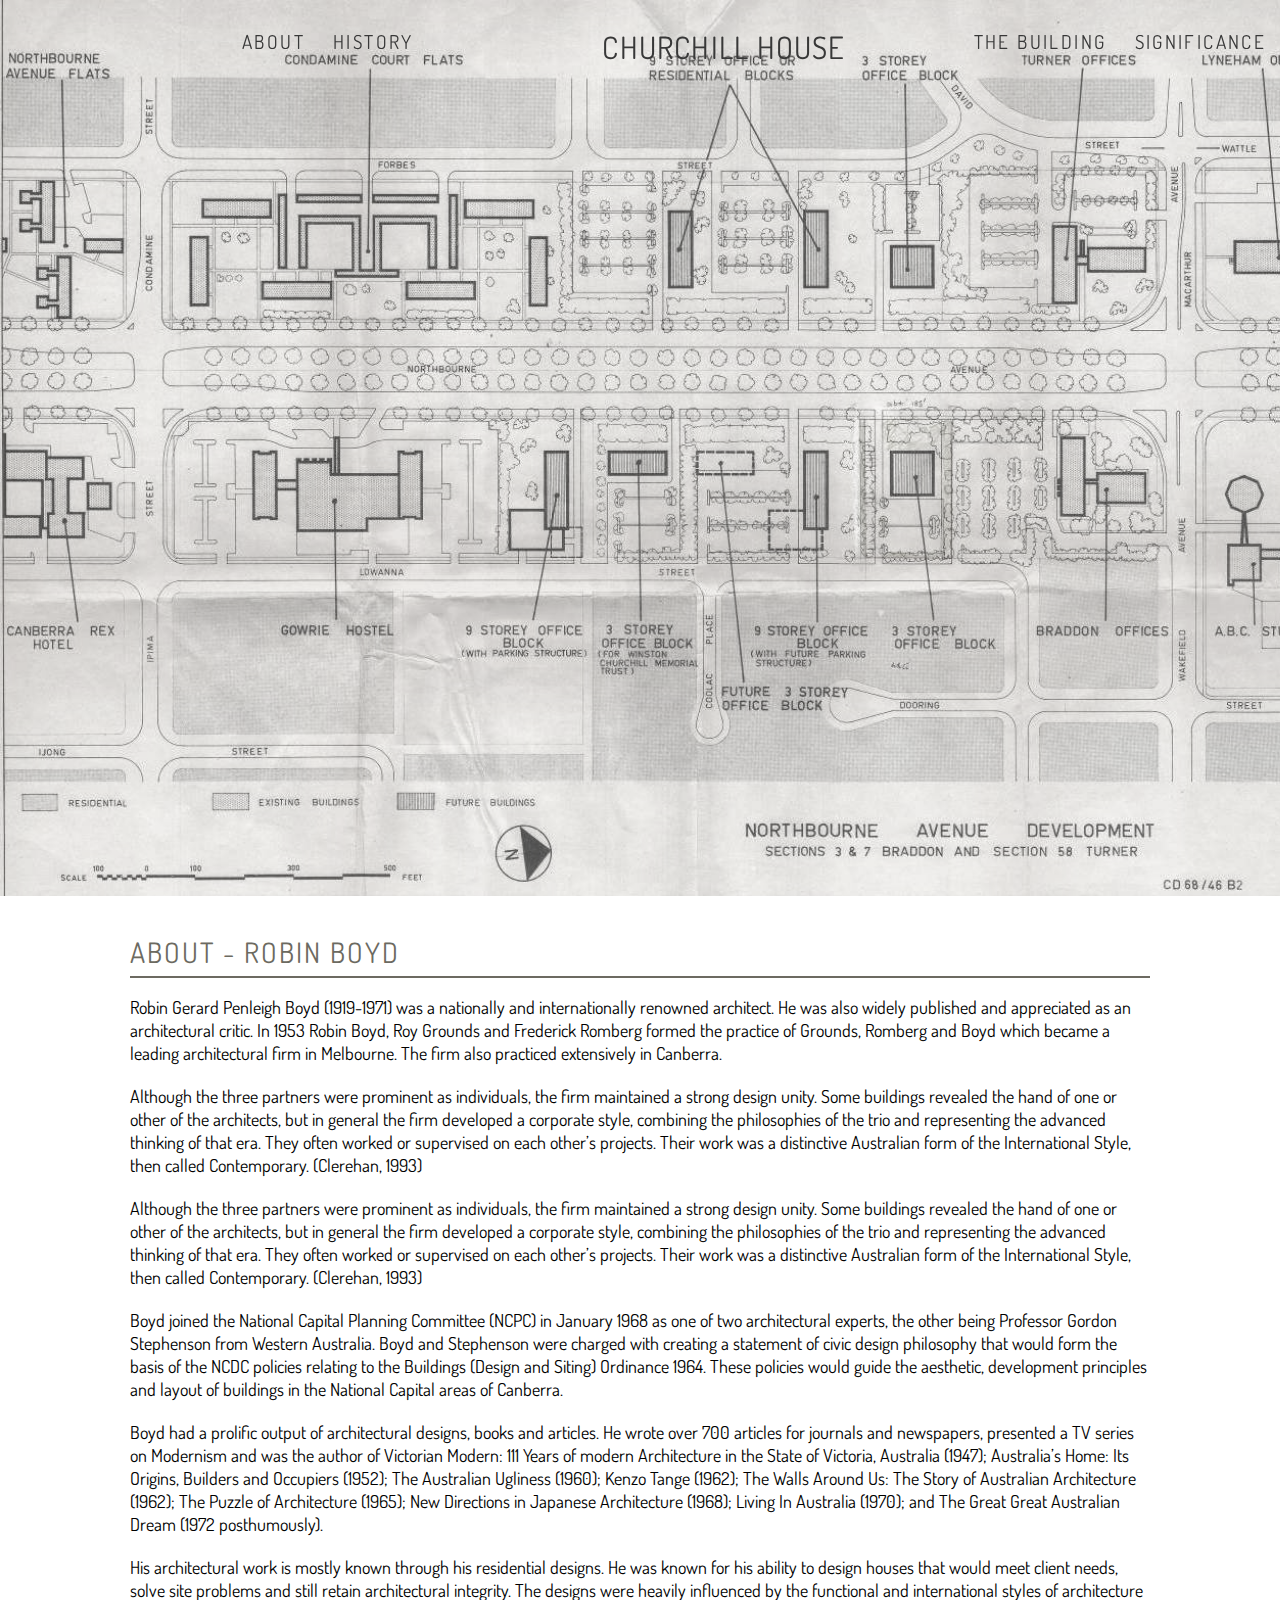
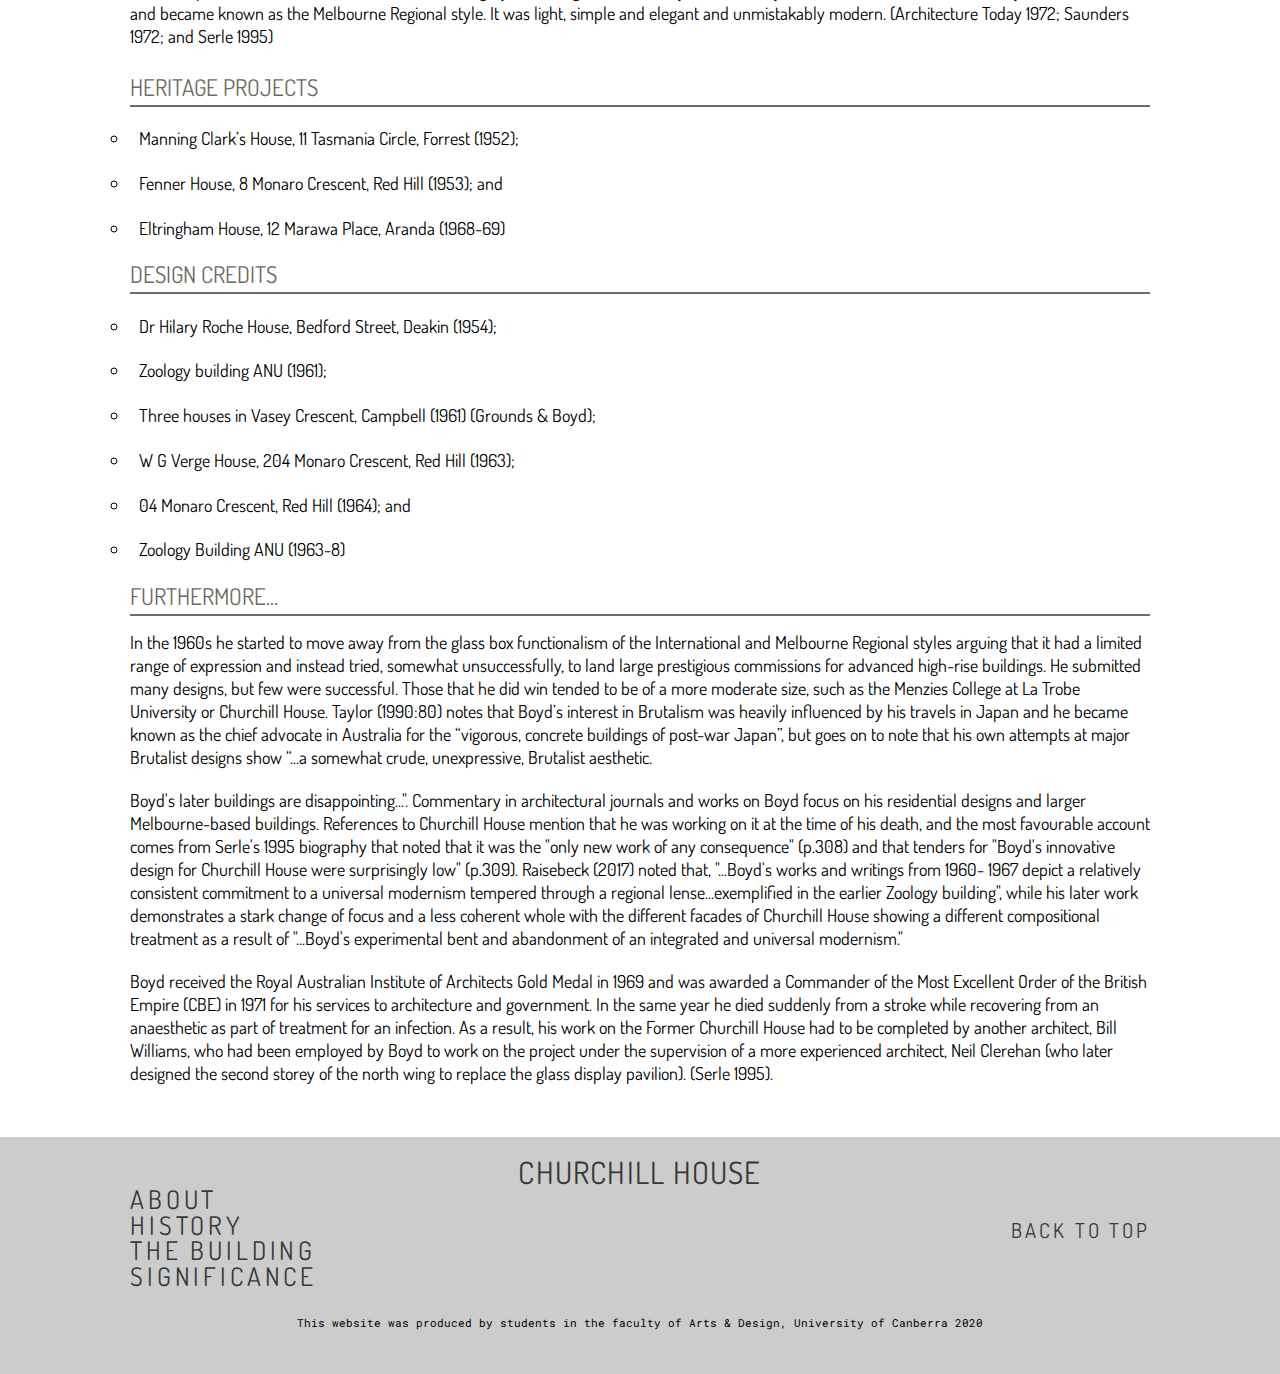
<file: about.html>
<!DOCTYPE html>

<html lang="en">

<head>
    <meta charset="utf-8">
    <title>Churchill House</title>
    <meta name="viewport" content="width=device-width, initial-scale=1.0">
    <link href="assets/css/reset.css" rel="stylesheet">
    <link href="assets/css/styles.css" rel="stylesheet">
</head>



<body>

    <header class="about">
        <div class="wrapper">
            <div class="wrapper nav-wrapper">

                <nav>
                    <div class="col">
                        <ul>
                            <li><a href="about.html">ABOUT</a></li>
                            <li><a href="history.html">HISTORY</a></li>
                        </ul>
                    </div>
                    <div class="col">
                        <h1><a href="index.html">CHURCHILL HOUSE</a></h1>
                    </div>
                    <div class="col">
                        <ul>
                            <li><a href="thebuilding.html">THE BUILDING</a></li>
                            <li><a href="significance.html">SIGNIFICANCE</a></li>
                        </ul>
                    </div>
                </nav>
            </div>
        </div>
    </header>




    <main>
        <div class="wrapper">
            <h2>About - Robin Boyd</h2>

            <p>Robin Gerard Penleigh Boyd (1919-1971) was a nationally and internationally renowned architect. He was also widely published and appreciated as an architectural critic. In 1953 Robin Boyd, Roy Grounds and Frederick Romberg formed the practice of Grounds, Romberg and Boyd which became a leading architectural firm in Melbourne. The firm also practiced extensively in Canberra.</p>

            <p>Although the three partners were prominent as individuals, the firm maintained a strong design unity. Some buildings revealed the hand of one or other of the architects, but in general the firm developed a corporate style, combining the philosophies of the trio and representing the advanced thinking of that era. They often worked or supervised on each other’s projects. Their work was a distinctive Australian form of the International Style, then called Contemporary. (Clerehan, 1993)</p>

            <p>Although the three partners were prominent as individuals, the firm maintained a strong design unity. Some buildings revealed the hand of one or other of the architects, but in general the firm developed a corporate style, combining the philosophies of the trio and representing the advanced thinking of that era. They often worked or supervised on each other’s projects. Their work was a distinctive Australian form of the International Style, then called Contemporary. (Clerehan, 1993)</p>

            <p>Boyd joined the National Capital Planning Committee (NCPC) in January 1968 as one of two architectural experts, the other being Professor Gordon Stephenson from Western Australia. Boyd and Stephenson were charged with creating a statement of civic design philosophy that would form the basis of the NCDC policies relating to the Buildings (Design and Siting) Ordinance 1964. These policies would guide the aesthetic, development principles and layout of buildings in the National Capital areas of Canberra.</p>

            <p>Boyd had a prolific output of architectural designs, books and articles. He wrote over 700 articles for journals and newspapers, presented a TV series on Modernism and was the author of Victorian Modern: 111 Years of modern Architecture in the State of Victoria, Australia (1947); Australia’s Home: Its Origins, Builders and Occupiers (1952); The Australian Ugliness (1960); Kenzo Tange (1962); The Walls Around Us: The Story of Australian Architecture (1962); The Puzzle of Architecture (1965); New Directions in Japanese Architecture (1968); Living In Australia (1970); and The Great Great Australian Dream (1972 posthumously).</p>

            <p>His architectural work is mostly known through his residential designs. He was known for his ability to design houses that would meet client needs, solve site problems and still retain architectural integrity. The designs were heavily influenced by the functional and international styles of architecture and became known as the Melbourne Regional style. It was light, simple and elegant and unmistakably modern. (Architecture Today 1972; Saunders 1972; and Serle 1995)</p>

            <h3>Heritage Projects</h3>

            <ul>
                <li>Manning Clark’s House, 11 Tasmania Circle, Forrest (1952);</li>
                <li>Fenner House, 8 Monaro Crescent, Red Hill (1953); and</li>
                <li>Eltringham House, 12 Marawa Place, Aranda (1968-69)</li>
            </ul>


            <h3>Design Credits</h3>

            <ul>
                <li>Dr Hilary Roche House, Bedford Street, Deakin (1954);</li>
                <li>Zoology building ANU (1961);</li>
                <li>Three houses in Vasey Crescent, Campbell (1961) (Grounds & Boyd);</li>
                <li>W G Verge House, 204 Monaro Crescent, Red Hill (1963);</li>
                <li>04 Monaro Crescent, Red Hill (1964); and</li>
                <li>Zoology Building ANU (1963-8)</li>
            </ul>

            <h3>Furthermore...</h3>

            <p>In the 1960s he started to move away from the glass box functionalism of the International and Melbourne Regional styles arguing that it had a limited range of expression and instead tried, somewhat unsuccessfully, to land large prestigious commissions for advanced high-rise buildings. He submitted many designs, but few were successful. Those that he did win tended to be of a more moderate size, such as the Menzies College at La Trobe University or Churchill House. Taylor (1990:80) notes that Boyd’s interest in Brutalism was heavily influenced by his travels in Japan and he became known as the chief advocate in Australia for the “vigorous, concrete buildings of post-war Japan”, but goes on to note that his own attempts at major Brutalist designs show “...a somewhat crude, unexpressive, Brutalist aesthetic.</p>

            <p>Boyd's later buildings are disappointing...". Commentary in architectural journals and works on Boyd focus on his residential designs and larger Melbourne-based buildings. References to Churchill House mention that he was working on it at the time of his death, and the most favourable account comes from Serle's 1995 biography that noted that it was the "only new work of any consequence" (p.308) and that tenders for "Boyd's innovative design for Churchill House were surprisingly low" (p.309). Raisebeck (2017) noted that, "...Boyd's works and writings from 1960- 1967 depict a relatively consistent commitment to a universal modernism tempered through a regional lense...exemplified in the earlier Zoology building", while his later work demonstrates a stark change of focus and a less coherent whole with the different facades of Churchill House showing a different compositional treatment as a result of "...Boyd's experimental bent and abandonment of an integrated and universal modernism."</p>

            <p>Boyd received the Royal Australian Institute of Architects Gold Medal in 1969 and was awarded a Commander of the Most Excellent Order of the British Empire (CBE) in 1971 for his services to architecture and government. In the same year he died suddenly from a stroke while recovering from an anaesthetic as part of treatment for an infection. As a result, his work on the Former Churchill House had to be completed by another architect, Bill Williams, who had been employed by Boyd to work on the project under the supervision of a more experienced architect, Neil Clerehan (who later designed the second storey of the north wing to replace the glass display pavilion). (Serle 1995).</p>
        </div>
    </main>

    <footer>
        <div class="wrapper">
            <h1><a href="index.html">CHURCHILL HOUSE</a></h1>
            <div class="backtotop">
                <ul>
                    <li><a href="about.html">BACK TO TOP</a></li>
                </ul>
            </div>
            <div class="col-left">
                <ul>
                    <li><a href="about.html">ABOUT</a></li>
                    <li><a href="history.html">HISTORY</a></li>
                    <li><a href="thebuilding.html">THE BUILDING</a></li>
                    <li><a href="significance.html">SIGNIFICANCE</a></li>
                </ul>
            </div>

            <div class="copyright">
                <em>This website was produced by students in the faculty of Arts &amp; Design, University of Canberra 2020</em>
            </div>
        </div>
    </footer>
</body>

</html>
</file>
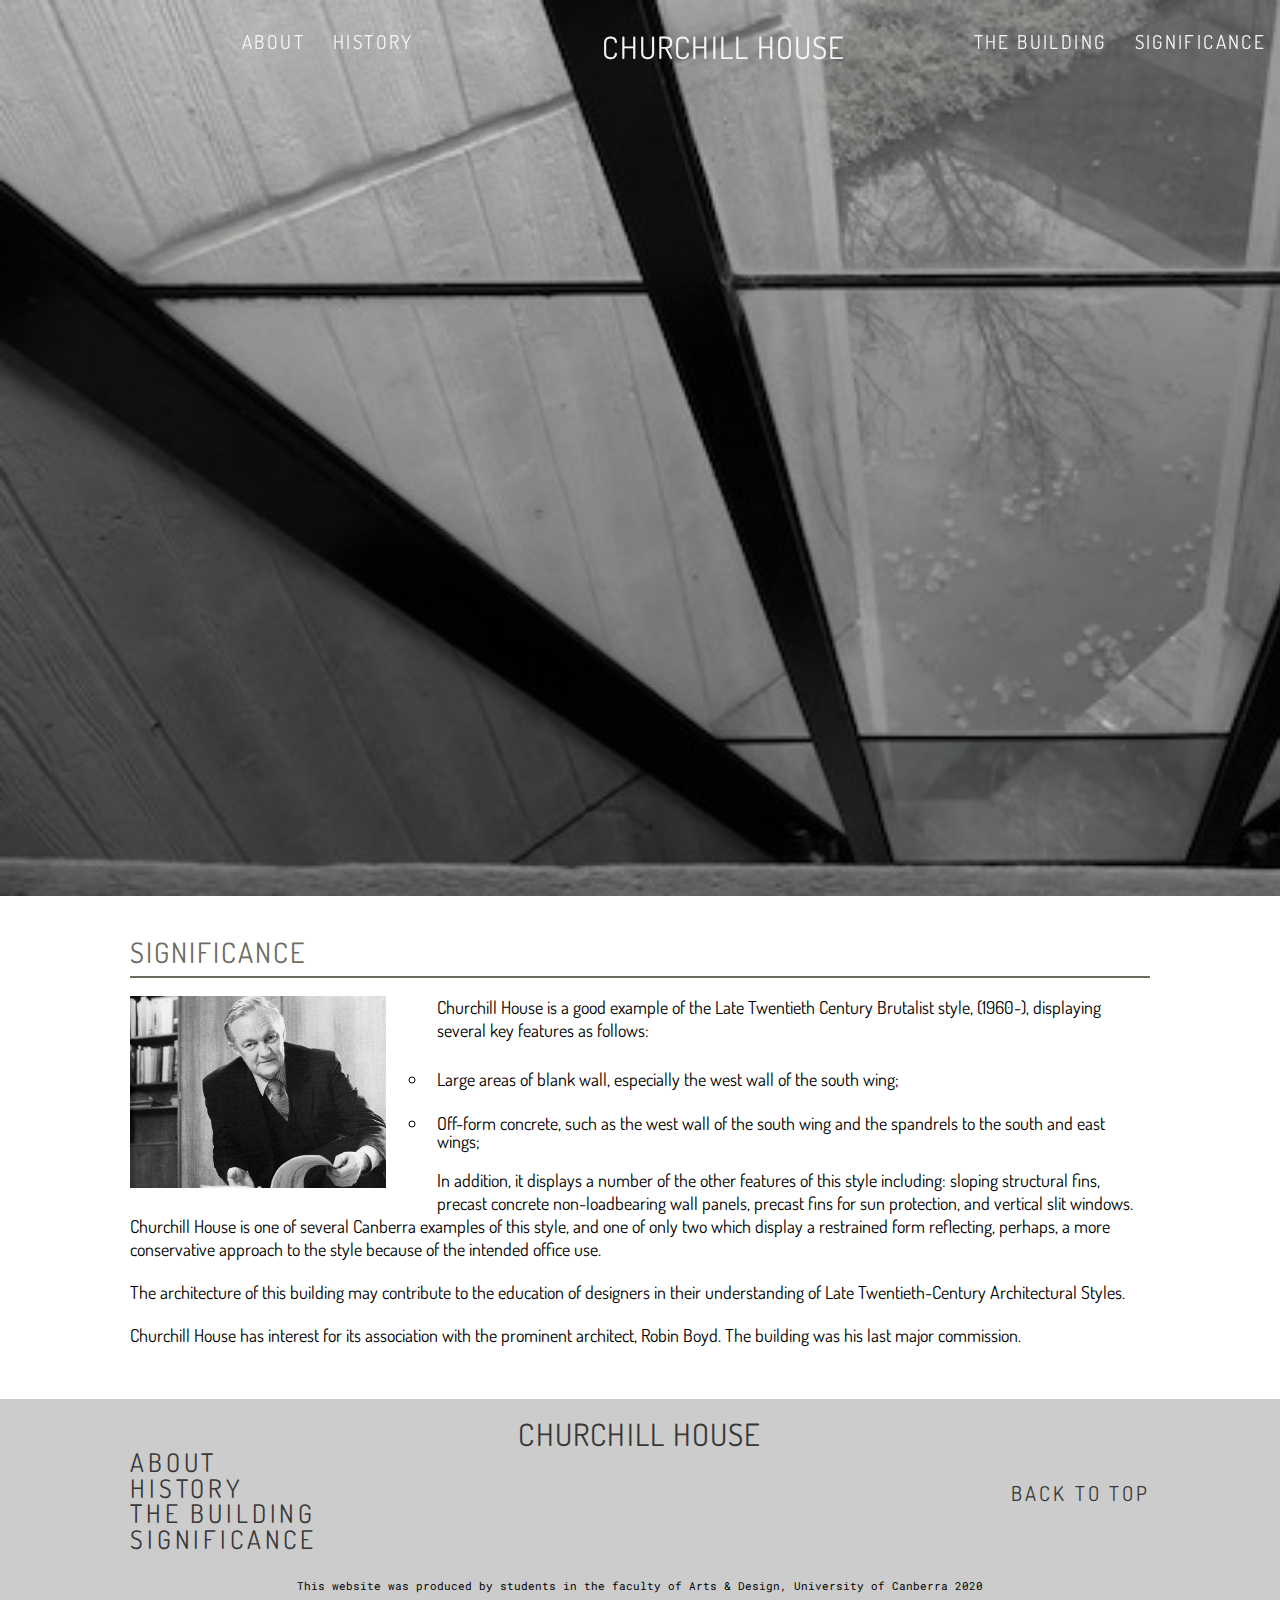
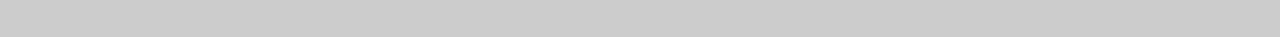
<file: significance.html>
<!DOCTYPE html>

<html lang="en">

<head>
    <title>Churchill House</title>
    <meta charset="utf-8">
    <meta name="viewport" content="width=device-width, initial-scale=1.0">
    <link href="assets/css/reset.css" rel="stylesheet">
    <link href="assets/css/styles.css" rel="stylesheet">
</head>

<body>


    <header class="significance">
        <div class="wrapper">
            <div class="wrapper nav-wrapper">
                <nav>
                    <div class="col">
                        <ul>
                            <li><a href="about.html">ABOUT</a></li>
                            <li><a href="history.html">HISTORY</a></li>
                        </ul>
                    </div>
                    <div class="col">
                        <h1><a href="index.html">CHURCHILL HOUSE</a></h1>
                    </div>
                    <div class="col">
                        <ul>
                            <li><a href="thebuilding.html">THE BUILDING</a></li>
                            <li><a href="significance.html">SIGNIFICANCE</a></li>
                        </ul>
                    </div>
                </nav>
            </div>
        </div>
    </header>

    <main>
        <div class="wrapper">
            <h2>Significance</h2>
            <img class="left-image" src="assets/images/extra2-robin%20boyd%20portrait-copyright-Mark-Strizic.jpg" alt="Robin Boyd">
            <p>Churchill House is a good example of the Late Twentieth Century Brutalist style, (1960-), displaying several key features as follows:</p>

            <ul>
                <li>Large areas of blank wall, especially the west wall of the south wing;</li>
                <li>Off-form concrete, such as the west wall of the south wing and the spandrels to the south and east wings;</li>
            </ul>

            <p>In addition, it displays a number of the other features of this style including: sloping structural fins, precast concrete non-loadbearing wall panels, precast fins for sun protection, and vertical slit windows. Churchill House is one of several Canberra examples of this style, and one of only two which display a restrained form reflecting, perhaps, a more conservative approach to the style because of the intended office use.</p>

            <p>The architecture of this building may contribute to the education of designers in their understanding of Late Twentieth-Century Architectural Styles.</p>

            <p>Churchill House has interest for its association with the prominent architect, Robin Boyd. The building was his last major commission.</p>
        </div>
    </main>

    <footer>
        <div class="wrapper">
            <h1><a href="index.html">CHURCHILL HOUSE</a></h1>
            <div class="backtotop">
                <ul>
                    <li><a href="significance.html">BACK TO TOP</a></li>
                </ul>
            </div>
            <div class="col-left">
                <ul>
                    <li><a href="about.html">ABOUT</a></li>
                    <li><a href="history.html">HISTORY</a></li>
                    <li><a href="thebuilding.html">THE BUILDING</a></li>
                    <li><a href="significance.html">SIGNIFICANCE</a></li>
                </ul>
            </div>

            <div class="copyright">
                <em>This website was produced by students in the faculty of Arts &amp; Design, University of Canberra 2020</em>
            </div>
        </div>
    </footer>
</body>

</html>
</file>
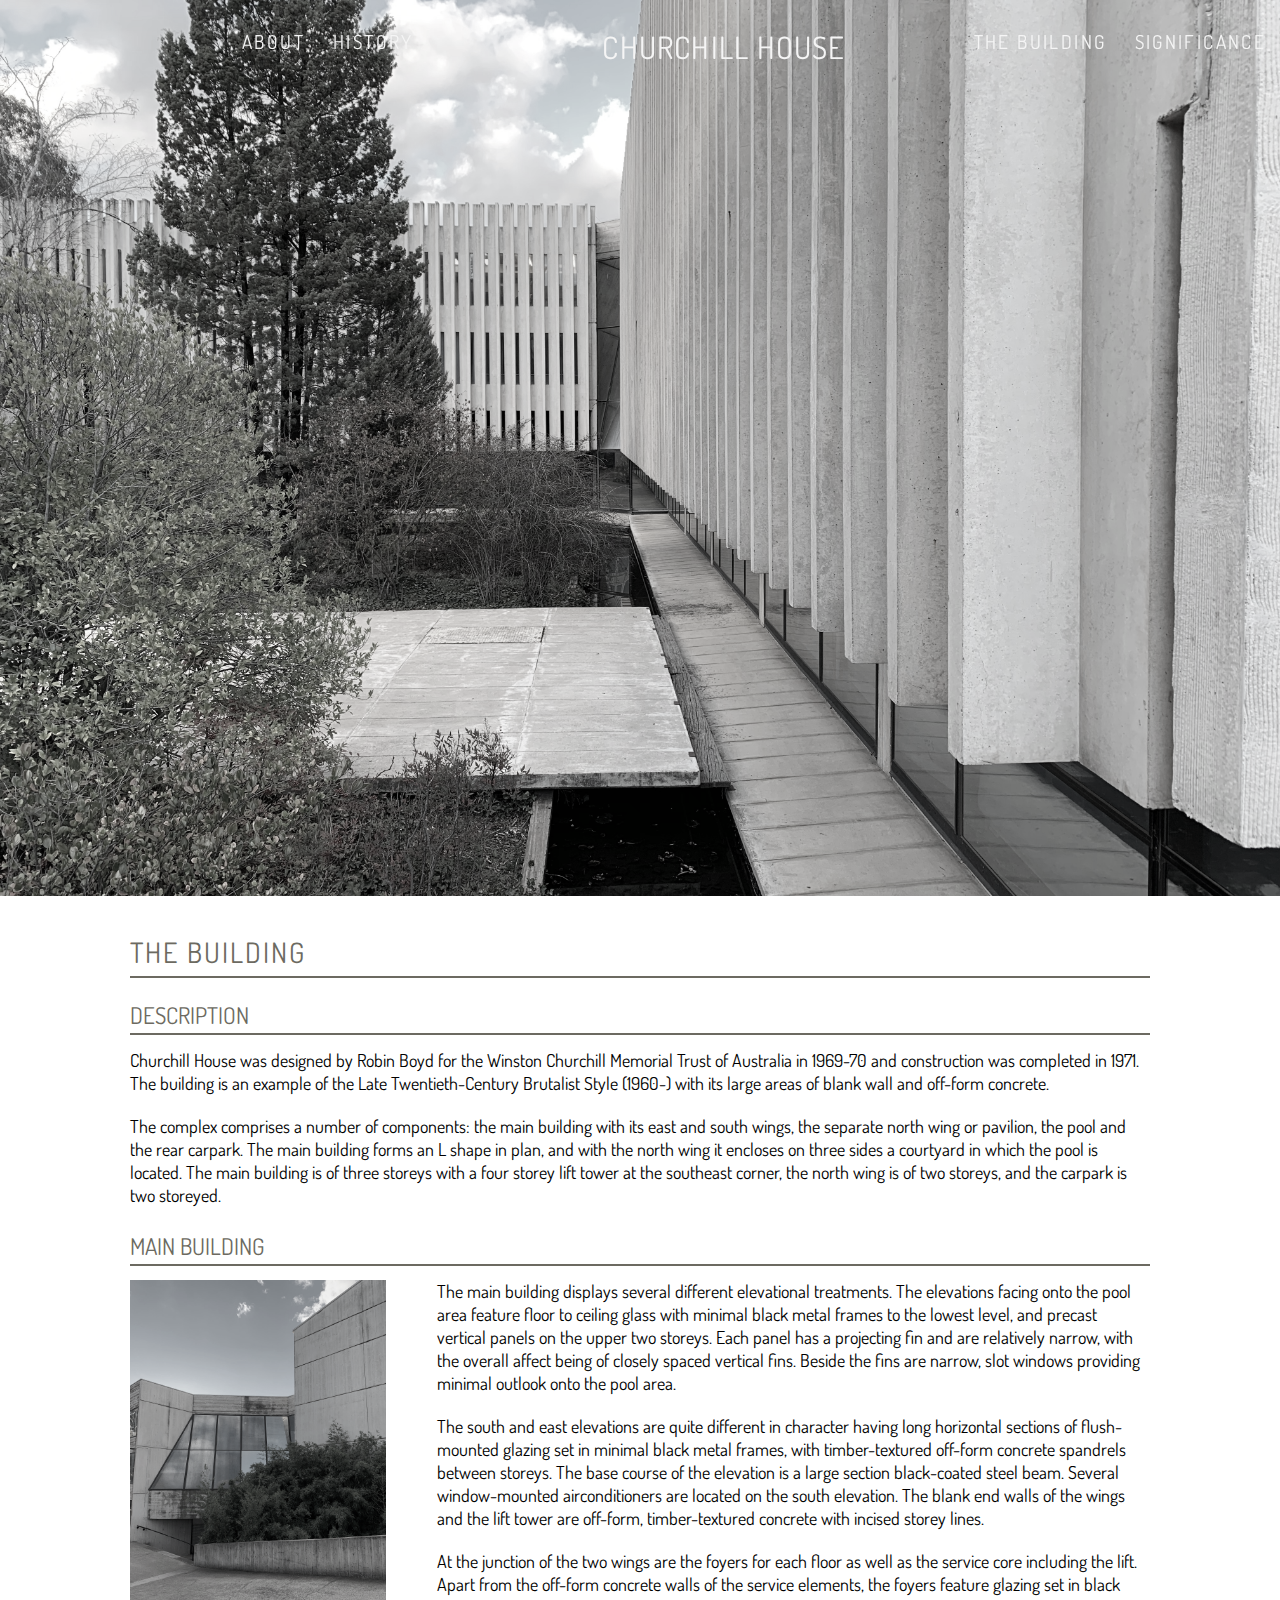
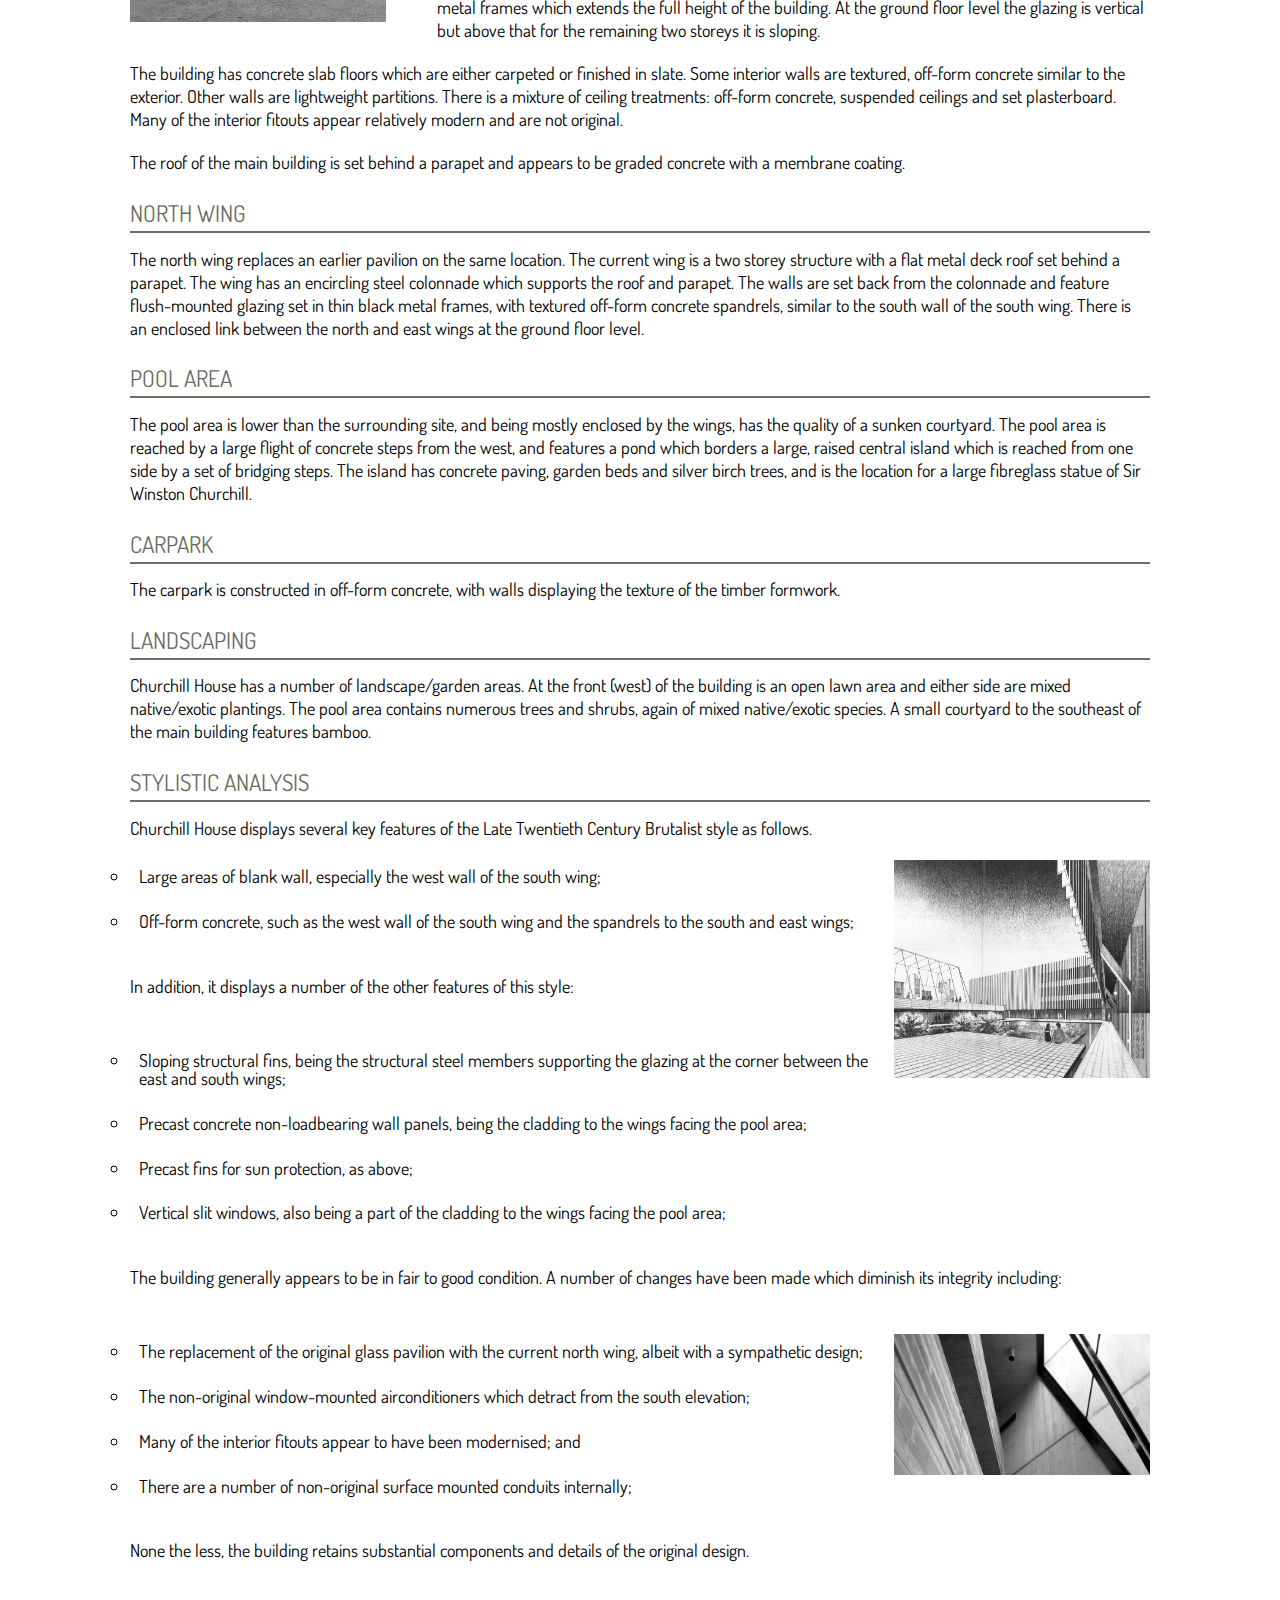
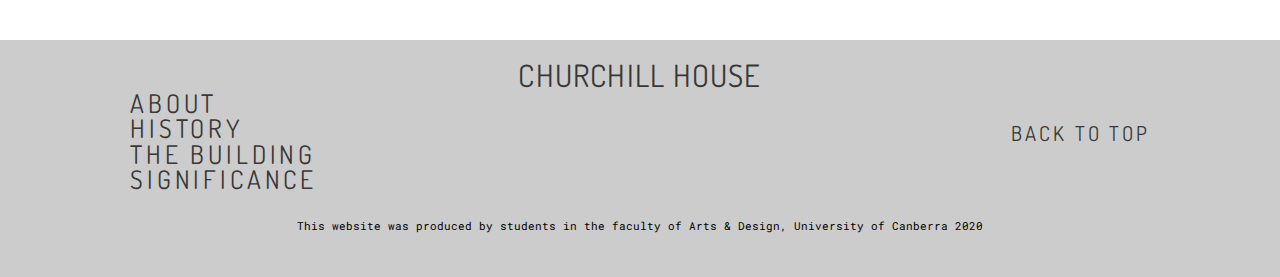
<file: thebuilding.html>
<!DOCTYPE html>

<html lang="en">

<head>
    <meta charset="utf-8">
    <title>Churchill House</title>
    <meta name="viewport" content="width=device-width, initial-scale=1.0">
    <link href="assets/css/reset.css" rel="stylesheet">
    <link href="assets/css/styles.css" rel="stylesheet">
</head>

<body>

    <header class="thebuilding">
        <div class="wrapper">
            <div class="wrapper nav-wrapper">
                <nav>
                    <div class="col">
                        <ul>
                            <li><a href="about.html">ABOUT</a></li>
                            <li><a href="history.html">HISTORY</a></li>
                        </ul>
                    </div>
                    <div class="col">
                        <h1><a href="index.html">CHURCHILL HOUSE</a></h1>
                    </div>
                    <div class="col">
                        <ul>
                            <li><a href="thebuilding.html">THE BUILDING</a></li>
                            <li><a href="significance.html">SIGNIFICANCE</a></li>
                        </ul>
                    </div>
                </nav>
            </div>
        </div>
    </header>
    <main>
        <div class="wrapper">
            <h2>The Building</h2>
            <h3>Description</h3>
            <p>Churchill House was designed by Robin Boyd for the Winston Churchill Memorial Trust of Australia in 1969-70 and construction was completed in 1971. The building is an example of the Late Twentieth-Century Brutalist Style (1960-) with its large areas of blank wall and off-form concrete.</p>

            <p>The complex comprises a number of components: the main building with its east and south wings, the separate north wing or pavilion, the pool and the rear carpark. The main building forms an L shape in plan, and with the north wing it encloses on three sides a courtyard in which the pool is located. The main building is of three storeys with a four storey lift tower at the southeast corner, the north wing is of two storeys, and the carpark is two storeyed.</p>

            <h3>Main Building</h3>

            <img class="left-image" src="assets/images/churchill-house-45.jpg" alt="CHurchill House">
            <p>The main building displays several different elevational treatments. The elevations facing onto the pool area feature floor to ceiling glass with minimal black metal frames to the lowest level, and precast vertical panels on the upper two storeys. Each panel has a projecting fin and are relatively narrow, with the overall affect being of closely spaced vertical fins. Beside the fins are narrow, slot windows providing minimal outlook onto the pool area.</p>

            <p>The south and east elevations are quite different in character having long horizontal sections of flush-mounted glazing set in minimal black metal frames, with timber-textured off-form concrete spandrels between storeys. The base course of the elevation is a large section black-coated steel beam. Several window-mounted airconditioners are located on the south elevation. The blank end walls of the wings and the lift tower are off-form, timber-textured concrete with incised storey lines.</p>

            <p>At the junction of the two wings are the foyers for each floor as well as the service core including the lift. Apart from the off-form concrete walls of the service elements, the foyers feature glazing set in black metal frames which extends the full height of the building. At the ground floor level the glazing is vertical but above that for the remaining two storeys it is sloping.</p>

            <p>The building has concrete slab floors which are either carpeted or finished in slate. Some interior walls are textured, off-form concrete similar to the exterior. Other walls are lightweight partitions. There is a mixture of ceiling treatments: off-form concrete, suspended ceilings and set plasterboard. Many of the interior fitouts appear relatively modern and are not original.</p>

            <p>The roof of the main building is set behind a parapet and appears to be graded concrete with a membrane coating.</p>

            <h3>North Wing</h3>
            <p>The north wing replaces an earlier pavilion on the same location. The current wing is a two storey structure with a flat metal deck roof set behind a parapet. The wing has an encircling steel colonnade which supports the roof and parapet. The walls are set back from the colonnade and feature flush-mounted glazing set in thin black metal frames, with textured off-form concrete spandrels, similar to the south wall of the south wing. There is an enclosed link between the north and east wings at the ground floor level.</p>

            <h3>Pool Area</h3>
            <p>The pool area is lower than the surrounding site, and being mostly enclosed by the wings, has the quality of a sunken courtyard. The pool area is reached by a large flight of concrete steps from the west, and features a pond which borders a large, raised central island which is reached from one side by a set of bridging steps. The island has concrete paving, garden beds and silver birch trees, and is the location for a large fibreglass statue of Sir Winston Churchill.</p>

            <h3>Carpark</h3>
            <p>The carpark is constructed in off-form concrete, with walls displaying the texture of the timber formwork.</p>

            <h3>Landscaping</h3>
            <p>Churchill House has a number of landscape/garden areas. At the front (west) of the building is an open lawn area and either side are mixed native/exotic plantings. The pool area contains numerous trees and shrubs, again of mixed native/exotic species. A small courtyard to the southeast of the main building features bamboo.</p>

            <h3>Stylistic Analysis</h3>
            <p>Churchill House displays several key features of the Late Twentieth Century Brutalist style as follows.</p>
            <img class="right-image" src="assets/images/churchill-house-5.png" alt="Churchill House">
            <ul>
                <li>Large areas of blank wall, especially the west wall of the south wing;</li>
                <li>Off-form concrete, such as the west wall of the south wing and the spandrels to the south and east wings;</li>
            </ul>
            <br>

            <p>In addition, it displays a number of the other features of this style:</p>
            <br>

            <ul>
                <li>Sloping structural fins, being the structural steel members supporting the glazing at the corner between the east and south wings;</li>
                <li>Precast concrete non-loadbearing wall panels, being the cladding to the wings facing the pool area;</li>
                <li>Precast fins for sun protection, as above;</li>
                <li>Vertical slit windows, also being a part of the cladding to the wings facing the pool area;</li>
            </ul>
            <br>
            <p>The building generally appears to be in fair to good condition. A number of changes have been made which diminish its integrity including:</p>
            <br>
            <img class="right-image" src="assets/images/churchill-house-24.jpg" alt="Churchill House">
            <ul>
                <li>The replacement of the original glass pavilion with the current north wing, albeit with a sympathetic design;</li>
                <li>The non-original window-mounted airconditioners which detract from the south elevation;</li>
                <li>Many of the interior fitouts appear to have been modernised; and</li>
                <li>There are a number of non-original surface mounted conduits internally;</li>
            </ul>
            <br>
            <p>None the less, the building retains substantial components and details of the original design.</p>
            <br>
        </div>
    </main>

    <footer>
        <div class="wrapper">
            <h1><a href="index.html">CHURCHILL HOUSE</a></h1>
            <div class="backtotop">
                <ul>
                    <li><a href="thebuilding.html">BACK TO TOP</a></li>
                </ul>
            </div>
            <div class="col-left">
                <ul>
                    <li><a href="about.html">ABOUT</a></li>
                    <li><a href="history.html">HISTORY</a></li>
                    <li><a href="thebuilding.html">THE BUILDING</a></li>
                    <li><a href="significance.html">SIGNIFICANCE</a></li>
                </ul>
            </div>

            <div class="copyright">
                <em>This website was produced by students in the faculty of Arts &amp; Design, University of Canberra 2020</em>
            </div>
        </div>
    </footer>

</body>

</html>
</file>
<file: assets/css/styles.css>
@import url("https://fonts.googleapis.com/css2?family=Dosis:wght@400;600;700&family=Open+Sans:ital,wght@0,400;0,700;1,400&family=Roboto+Mono&display=swap");

body {
    color: black;

    /*    make sure you set family and size on body*/
    font-family: 'Open Sans', sans-serif;
    font-size: 1.6em;
}

/* Typohrapgy */

h1,
h2,
h3,
h4,
h5,
h6 {
    font-family: 'Dosis', sans-serif;
    margin-bottom: 0.625em;
}

h1 {
    margin-bottom: 0em;
    text-align: center;
    font-size: 1.2em;
    letter-spacing: 0.04em;
    text-transform: uppercase;
}

h2 {
    color: #6C6A61;
    padding: 10px 0 10px 0;
    font-size: 1.1em;
    border-bottom: 0.10em solid #6C6A61;
    letter-spacing: 2px;
    text-transform: uppercase;
}

h3 {
    color: #6C6A61;
    text-transform: uppercase;
    font-size: 0.9em;
    padding: 0.3em 0 0.3em 0;
    border-bottom: 0.10em solid #6C6A61;
    clear: both;

}

p {
    font-size: 0.70em;
    line-height: 23px;
    margin-bottom: 20px;
    font-family: 'Dosis', sans-serif;
}

em {
    font-family: 'Roboto Mono', monospace;
    font-size: 0.7em;
}

ul li {
    font-family: 'Dosis', sans-serif;
}

/* anchor styles*/

a {
    text-decoration: none;
    color: #383838;
}

a:hover {
    font-weight: bolder;
}

a:visited {
    color: #383838;
}

a:active {
    color: black;
}

.wrapper {
    width: 1020px;
    /*    TOP RIGHT BOTTOM LEFT*/
    margin: 0 auto 0px auto;
}

.wrapper.nav-wrapper {
    width: 1200px;
}

header {}

.col {
    width: 33%;
    float: left;
}

.index {
    padding: 0em;
    /*    background-color: aquamarine;*/
    background-image: url(../images/churchill-house-4.jpg);
    background-size: cover;
    height: 35em;
    filter: grayscale(90%);
}

.about {
    padding: 0em;
    /*    background-color: aquamarine;*/
    background-image: url(../images/churchill-house-1.jpg);
    background-size: cover;
    height: 35em;
    filter: grayscale(90%);
}

.significance {
    padding: 0em;
    /*    background-color: aquamarine;*/
    background-image: url(../images/churchill-house-25.jpg);
    background-size: cover;
    height: 35em;
    filter: grayscale(90%);
}

.thebuilding {
    padding: 0em;
    /*    background-color: aquamarine;*/
    background-image: url(../images/churchill-house-28.jpg);
    background-size: cover;
    height: 35em;
    filter: grayscale(90%);
}

.history {
    padding: 0em;
    /*    background-color: aquamarine;*/
    background-image: url(../images/churchill-house-46.jpg);
    background-size: cover;
    height: 35em;
    filter: grayscale(90%);
}

nav {
    padding-top: 1.25em;
    text-align: center;
    /*    background: rgba(00,00,00,0.5);*/
    color: #383838;
}

nav ul {
    font-size: 0.750em
}

nav ul li {
    display: inline;
    padding: 0em .4em;
    transform-origin: 0 0;
    list-style: none;
}

nav ul li a,
nav ul li a:visited {
    text-decoration: none;
    padding: 0.6250em 0.20em;
    letter-spacing: 0.125em;
}

nav ul li a:hover {
    text-decoration: line-through;
}

.thebuilding a {
    color: #F5F5F5;
}



.about a {
    color: #383838;
}

.significance a {
    color: #F5F5F5;
}


/* Main Container */

main {
    padding: 1.250em;
    overflow: auto;
}

.home-content {
    /*    column-count: 3;*/
}

.home-content .col {
    width: 30%;
    padding: .2em;

}

.home-content .col.middle {
    margin: 0 1.38em;
}

.home-content img {
    max-width: 100%;
    margin-bottom: 1em;
}


footer {
    padding: 20px 0;
    background: #ccc;
}

.col-left {
    letter-spacing: 0.15em;
    color: #383838;
}

.copyright {
    text-align: center;
    font-size: 0.6em;
    padding: 1.6em;
}

.backtotop {
    float: right;
    margin-top: 1.6em;
    font-size: 0.8em;
    letter-spacing: 0.15em;

}


main ul {}

main ul li {
    list-style-type: circle;
    padding: 0.5em;
    padding-bottom: 1em;
    font-size: 0.70em;
}

.left-image {
    width: 10em;
    float: left;
    padding: 0 2em 1em 0em;
    filter: grayscale(90%);
}

.right-image {
    width: 10em;
    float: right;
    padding: 0 0em 1em 1em;
    filter: grayscale(90%);
}

/*make sure this closing bracket is here */
@media only screen and (min-width: 375px) and (max-width: 1024px) {

    .wrapper {
        width: 100%;
        padding: 0px;
    }

    main {
        padding: 0.5em;
    }

    .wrapper .nav-wrapper {
        width: 100%;
    }

    .col {
        width: 100%;
        padding: 0px;
        float: none;
    }

    .col-left {
        float: none;
    }

    footer {
        padding: 0.5em;
    }

    .index {
        height: 12em;
    }

    .thebuilding {
        height: 12em;
    }

    .significance {
        height: 12em;
    }

    .about {
        height: 12em;
    }

    .history {
        height: 12em;

    }

    h2 {
        width: 100%;
    }

    .home-content .col {
        width: 100%;
        padding-left: 0px;
        margin-left: 0px;
        float: none;
    }

    .home-content .col.middle {
        margin: 0px;
        padding: 0px;
    }

    .left-image {
        padding: 0em 2em 1em;

    }

    .right-image {
        padding: 0em 2em 1em;
    }

    main ul li {
        text-transform: uppercase;

    }

}
</file>
